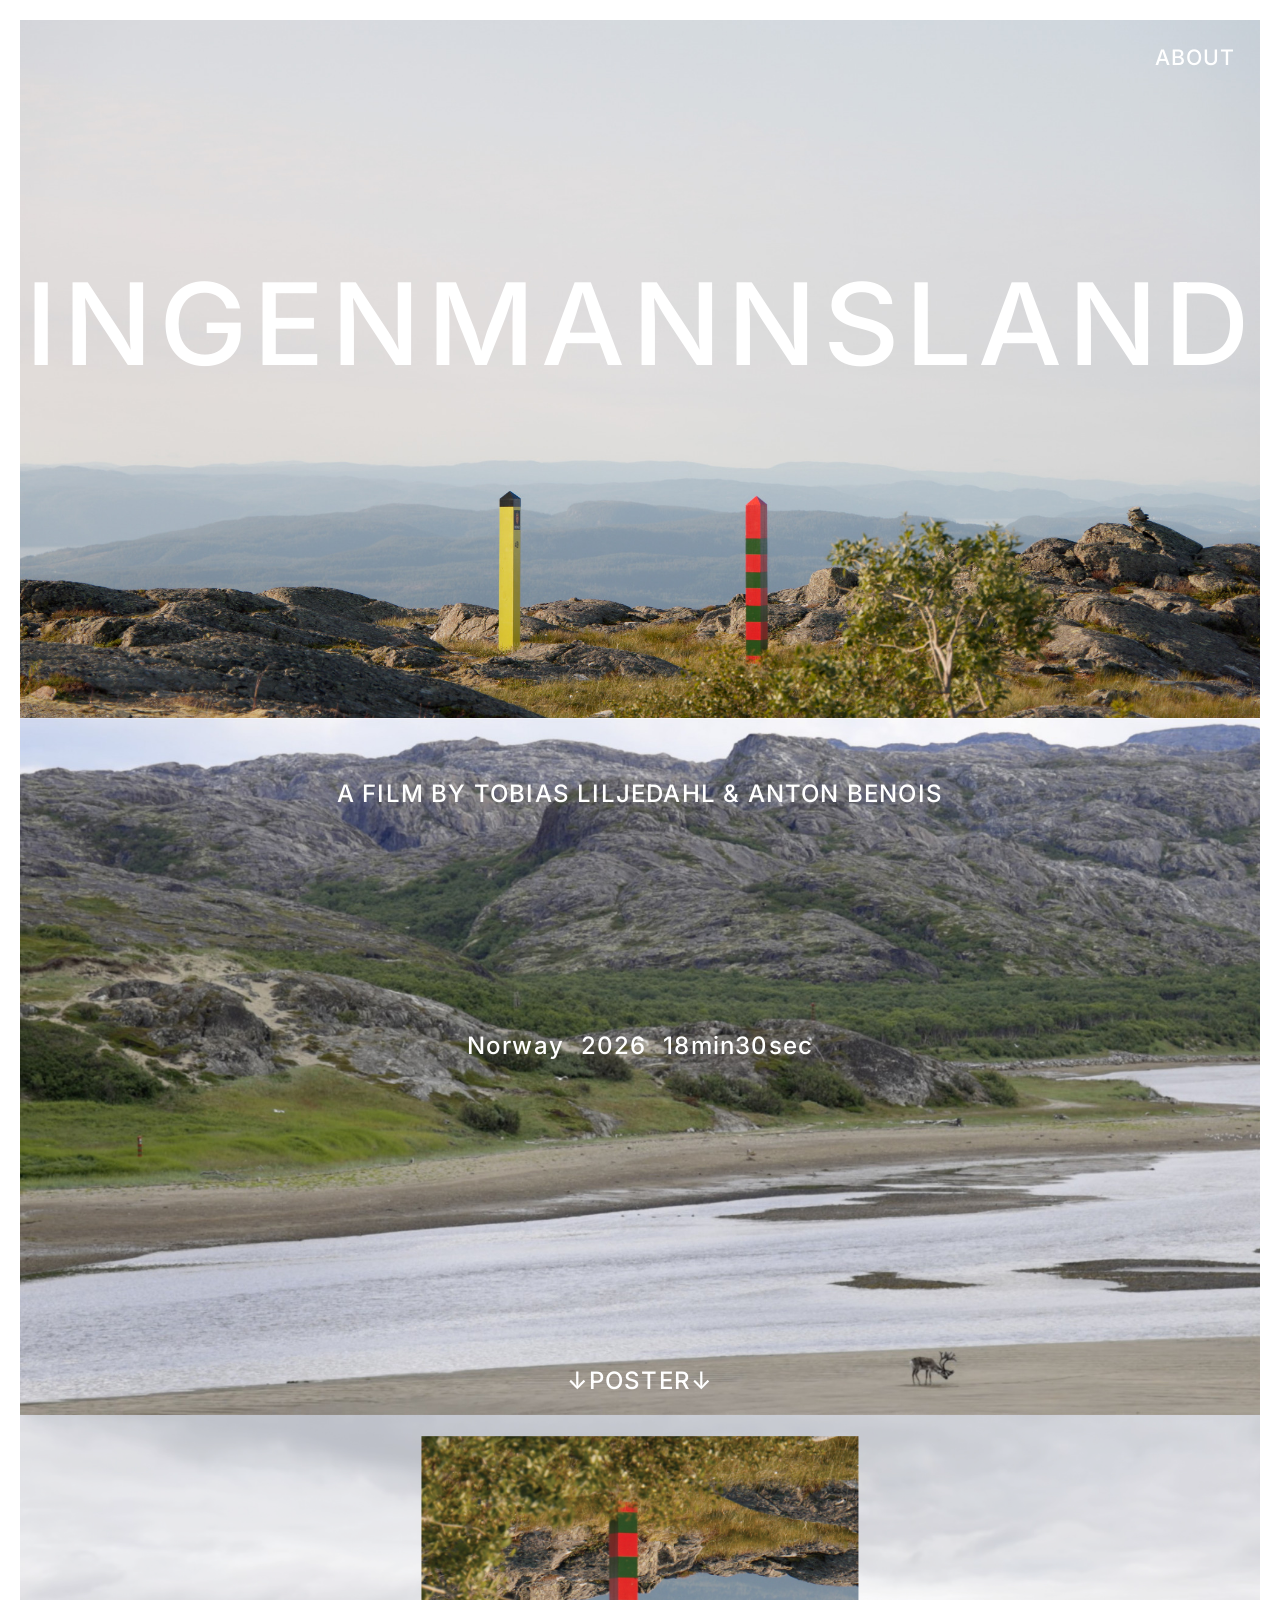
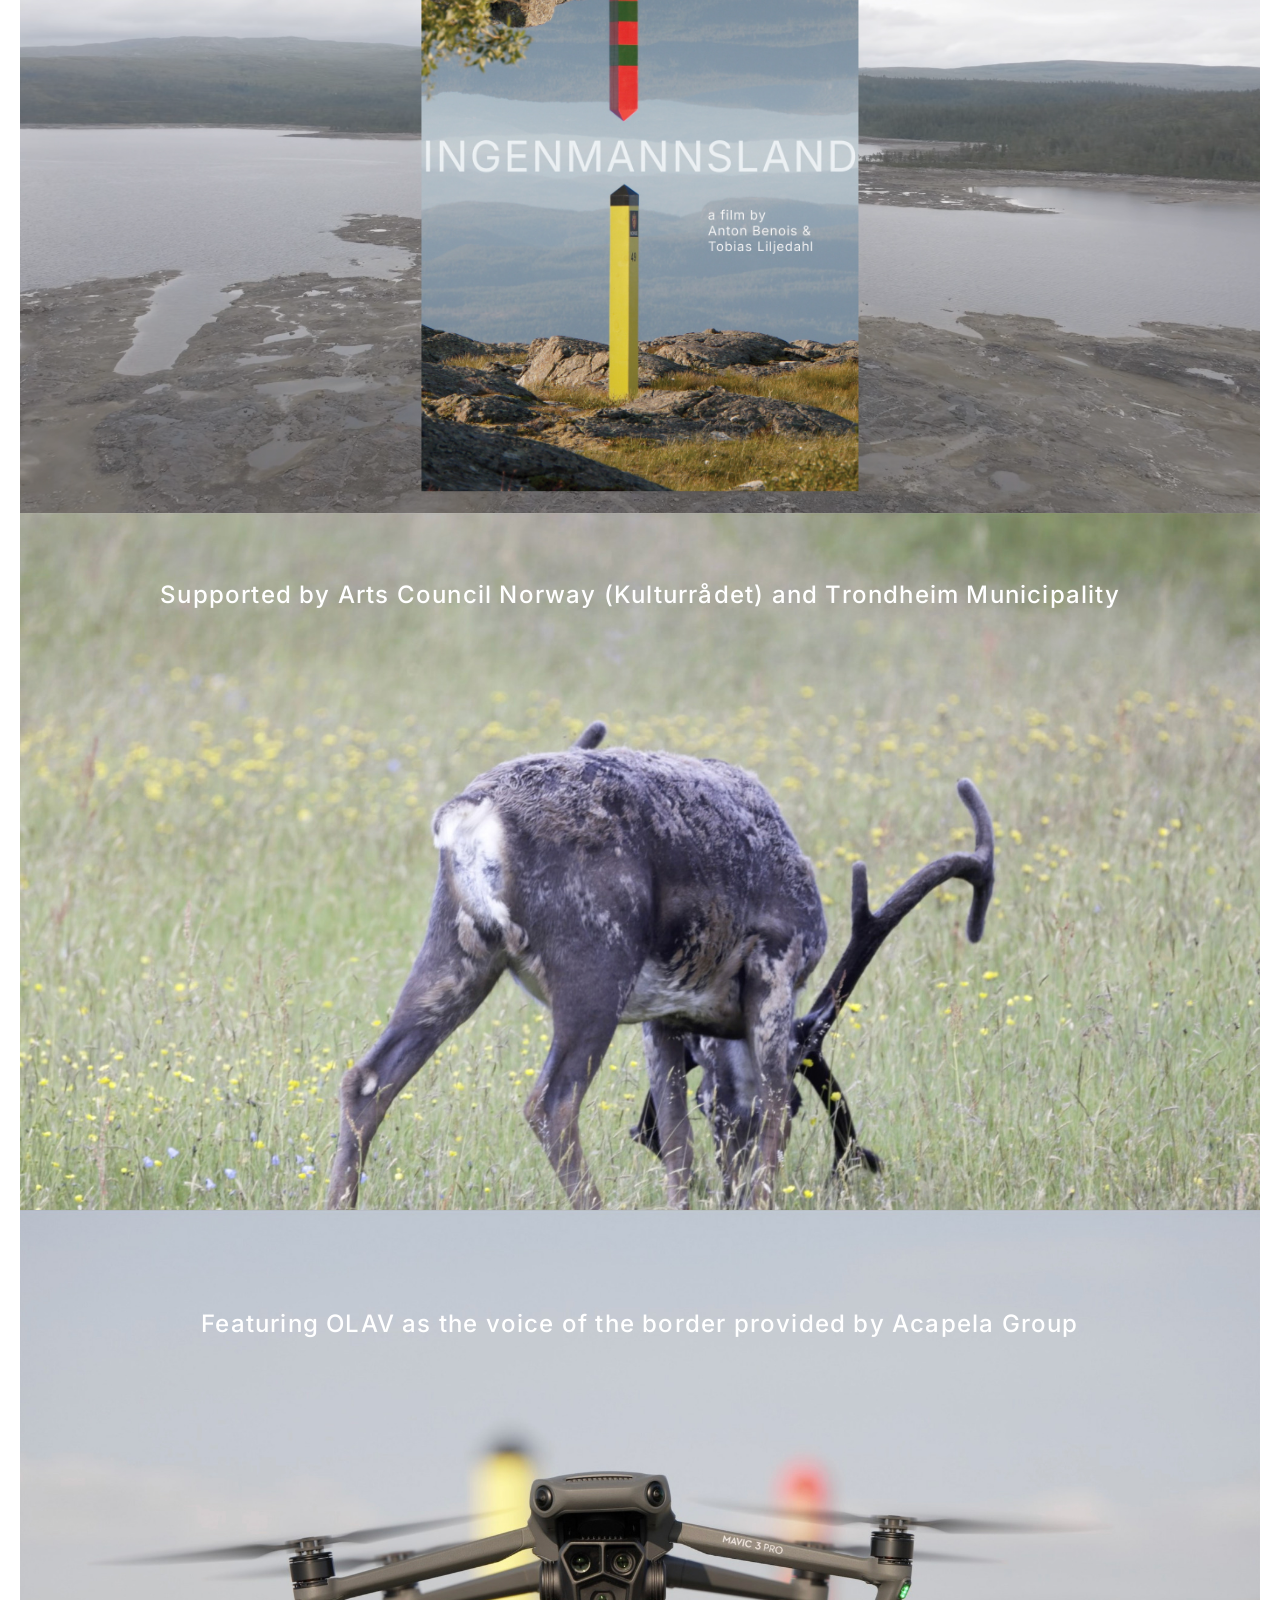
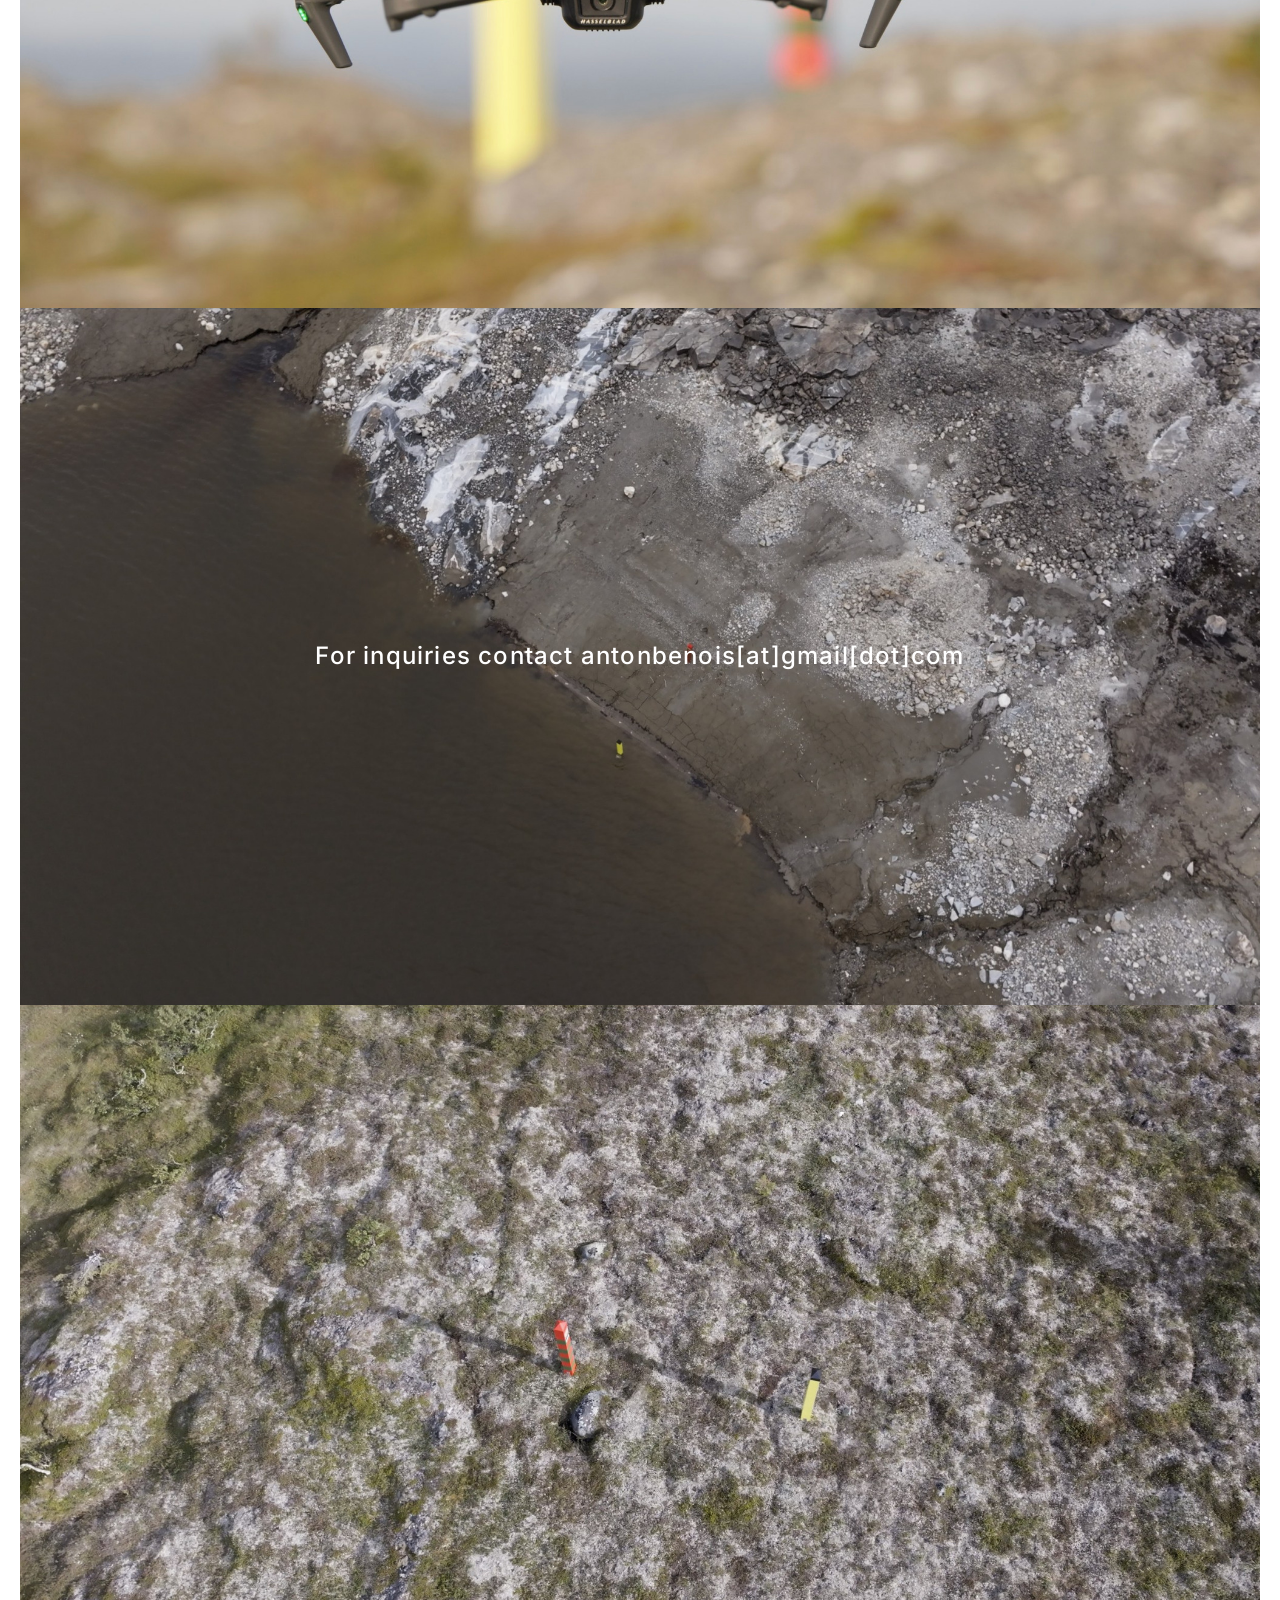
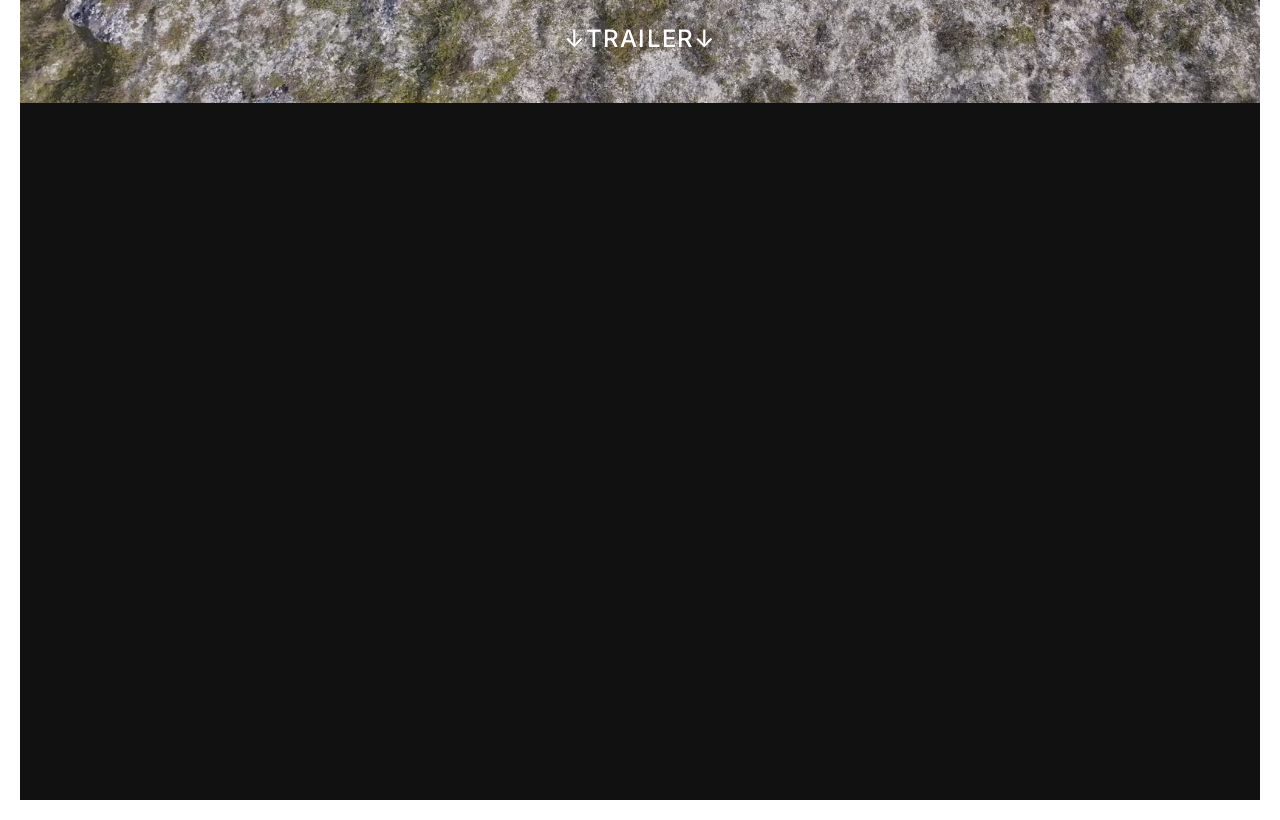
<file: index.html>
<!doctype html>
<html lang="en">
<head>
  <meta charset="utf-8">
  <meta name="viewport" content="width=device-width, initial-scale=1">
  <meta name="theme-color" content="#ffffff">
  <meta name="description" content="Ingenmannsland — a film by Tobias Liljedahl and Anton Benois. Norway, 2026, 18 min 30 sec.">
  <title>Ingenmannsland — A Film by Tobias Liljedahl & Anton Benois</title>
  <link rel="preconnect" href="https://fonts.googleapis.com">
  <link rel="preconnect" href="https://fonts.gstatic.com" crossorigin>
  <link href="https://fonts.googleapis.com/css2?family=Inter:opsz,wght@18,500&display=swap" rel="stylesheet">
  <link rel="stylesheet" href="style.css?v=6.1">
  <script>
    // Diagnostic is only shown if an image fails to load on GitHub Pages.
    window.addEventListener('error', function(event) {
      const el = event.target;
      if (!el || el.tagName !== 'IMG') return;
      const filename = (el.getAttribute('src') || '').split('/').pop();
      if (el.dataset.triedFallback !== 'yes') {
        el.dataset.triedFallback = 'yes';
        el.src = './images/' + filename;
        return;
      }
      let warning = document.getElementById('image-load-warning');
      if (!warning) {
        warning = document.createElement('div');
        warning.id = 'image-load-warning';
        warning.style.cssText = 'position:fixed;left:12px;right:12px;top:12px;z-index:9999;padding:14px;background:#fff;color:#b00020;border:2px solid #b00020;font:14px Arial,sans-serif;text-align:left';
        warning.textContent = 'IMAGE LOAD ERROR: Unable to load ' + filename + '. Check the exact filename and directory in GitHub.';
        document.body.appendChild(warning);
      }
    }, true);
  </script>
</head>
<body>
  <main class="film-scroll" aria-label="Ingenmannsland — film website">
    <section class="panel panel-hero" aria-label="Ingenmannsland">
      <img class="scene" src="./01-border.jpg" alt="Yellow and red-green border posts on a rocky landscape overlooking distant mountains" fetchpriority="high">
      <h1 class="overlay title">INGENMANNSLAND</h1>
      <a class="hero-about-link" href="about.html" aria-label="Read about the film and directors">ABOUT</a>
    </section>
    <section class="panel panel-creators" aria-label="Film credits">
      <img class="scene" src="./02-landscape.jpg" alt="A wide mountain landscape and shoreline, with a reindeer in the foreground">
      <p class="overlay creator-line">A FILM BY TOBIAS LILJEDAHL &amp; ANTON BENOIS</p>
      <p class="overlay metadata"><span>Norway</span><span>2026</span><span>18min30sec</span></p>
      <p class="overlay poster-label">↓POSTER↓</p>
    </section>
    <section class="panel panel-poster" aria-label="Ingenmannsland film poster">
      <img class="scene" src="./07-lake.jpg" alt="Wide aerial view of a northern Norwegian lake and rocky shoreline">
      <a class="poster-link" href="./poster.jpg" target="_blank" rel="noopener" aria-label="Open the original Ingenmannsland poster JPEG in a new tab">
        <img class="poster-art" src="./poster.jpg" alt="Ingenmannsland film poster showing inverted red-and-green and upright yellow border markers">
      </a>
    </section>
    <section class="panel panel-support" aria-label="Funding acknowledgement">
      <img class="scene" src="./03-reindeer.jpg" alt="A reindeer grazing among flowers">
      <p class="overlay supporting">Supported by Arts Council Norway (Kulturrådet) and Trondheim Municipality</p>
    </section>
    <section class="panel panel-voice" aria-label="Voice credit">
      <img class="scene" src="./04-drone.jpg" alt="Drone in flight with blurred border markers behind it">
      <p class="overlay voice">Featuring OLAV as the voice of the border provided by Acapela Group</p>
    </section>
    <section class="panel panel-contact" aria-label="Contact">
      <img class="scene" src="./05-coast.jpg" alt="Aerial view of a rocky shoreline, a grey sea and two distant border posts">
      <p class="overlay contact">For inquiries contact antonbenois[at]gmail[dot]com</p>
    </section>
    <section class="panel panel-aerial" aria-label="Overhead border landscape">
      <img class="scene" src="./06-aerial.jpg" alt="Overhead view of two border posts separated across rocky ground">
      <p class="overlay trailer-label">↓TRAILER↓</p>
    </section>
    <section class="trailer" id="trailer" aria-label="Ingenmannsland trailer">
      <iframe
         src="https://player.vimeo.com/video/1244837975?h=d4dbf0d94b&amp;title=0&amp;byline=0&amp;portrait=0"
         title="Ingenmannsland — trailer"
        
         allow="autoplay; fullscreen; picture-in-picture"
         allowfullscreen>
      </iframe>
    </section>
  </main>
  <script>
    // First test: Opera desktop uses our directly hosted H.264 trailer.
    // Every other browser keeps the unchanged, already-tested Vimeo embed.
    // No browser is asked to download the MP4 unless this check matches.
    (() => {
      const isOpera = /(?:\bOPR\/|\bOpera(?:\/| ))/i.test(navigator.userAgent);
      if (!isOpera) return;
      const trailer = document.querySelector('.trailer');
      if (!trailer) return;
      const video = document.createElement('video');
      video.controls = true;
      video.preload = 'metadata';
      video.playsInline = true;
      video.poster = './01-border.jpg';
      video.setAttribute('aria-label', 'Ingenmannsland 60-second trailer');
      video.style.cssText = 'width:100%;height:100%;display:block;object-fit:contain;background:#000;';
      video.src = './Ingenmannsland_trailer_60s.mp4';
      video.addEventListener('error', () => {
        video.style.display = 'none';
        const message = document.createElement('div');
        message.style.cssText = 'position:absolute;inset:0;display:flex;align-items:center;justify-content:center;padding:24px;color:white;font:16px Arial,sans-serif;text-align:center;';
        message.textContent = 'Trailer unavailable: check that Ingenmannsland_trailer_60s.mp4 was uploaded to the repository root.';
        trailer.appendChild(message);
      });
      trailer.replaceChildren(video);
    })();
  </script>
  <script>
    // Match the artwork's 1920px-wide InDesign title setting (176pt Inter,
    // tracking +50), then adjust ONLY horizontal scale so the lettering
    // reaches 5 CSS pixels from each side of the photograph at every screen width.
    (() => {
      const panel = document.querySelector('.panel-hero');
      const title = document.querySelector('.title');
      if (!panel || !title) return;
      function fitTitle() {
        const width = panel.clientWidth;
        if (!width) return;
        title.style.fontSize = (176 * width / 1920) + 'px';
        title.style.setProperty('--title-scale', '1');
        const natural = title.getBoundingClientRect().width;
        title.style.setProperty('--title-scale', String(Math.max(0, width - 10) / natural));
      }
      const observer = new ResizeObserver(fitTitle);
      observer.observe(panel);
      if (document.fonts && document.fonts.ready) document.fonts.ready.then(fitTitle);
      window.addEventListener('load', fitTitle);
    })();
  </script>
</body>
</html>
</file>
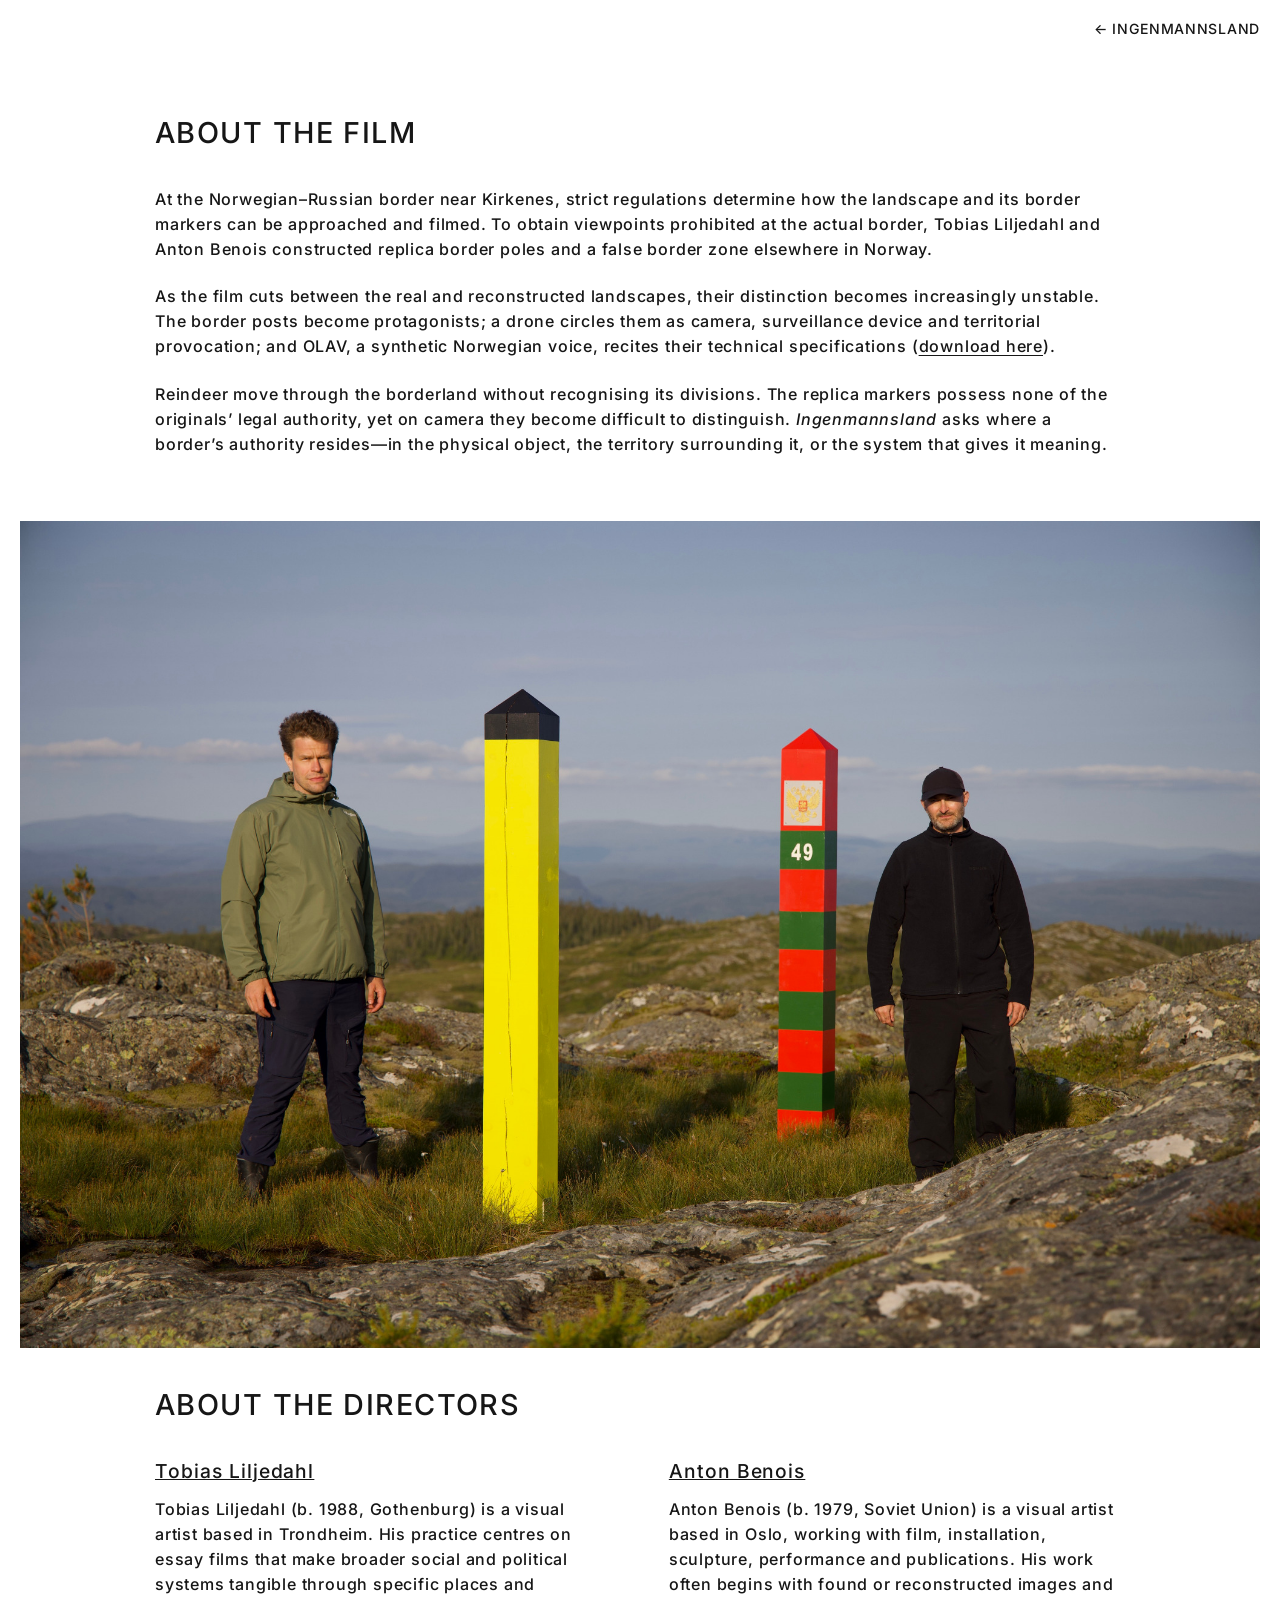
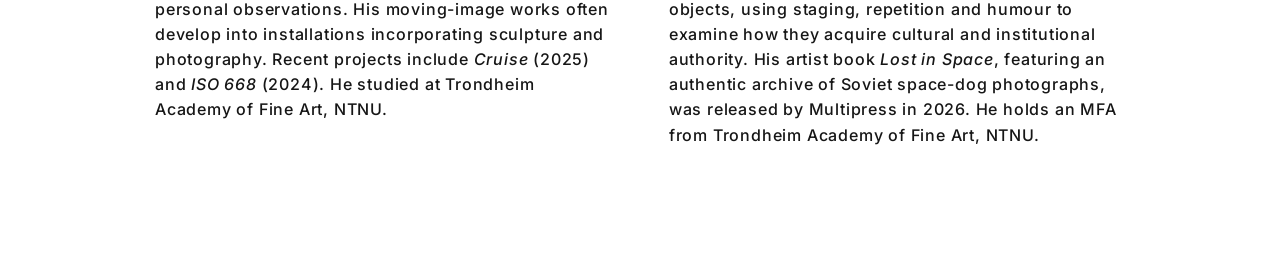
<file: about.html>
<!doctype html>
<html lang="en">
<head>
  <meta charset="utf-8">
  <meta name="viewport" content="width=device-width, initial-scale=1">
  <meta name="theme-color" content="#ffffff">
  <meta name="description" content="About Ingenmannsland, a 2026 film by Tobias Liljedahl and Anton Benois, and the artists behind it.">
  <title>About — Ingenmannsland</title>
  <link rel="preconnect" href="https://fonts.googleapis.com">
  <link rel="preconnect" href="https://fonts.gstatic.com" crossorigin>
  <link href="https://fonts.googleapis.com/css2?family=Inter:opsz,wght@18,500&display=swap" rel="stylesheet">
  <link rel="stylesheet" href="style.css?v=6">
</head>
<body class="about-page">
  <main class="about-shell">
    <header class="about-header">
      <a class="about-home-link" href="index.html" aria-label="Return to Ingenmannsland home">← INGENMANNSLAND</a>
    </header>

    <section class="about-copy about-intro" aria-labelledby="about-film-title">
      <h1 id="about-film-title">ABOUT THE FILM</h1>
      <p>At the Norwegian–Russian border near Kirkenes, strict regulations determine how the landscape and its border markers can be approached and filmed. To obtain viewpoints prohibited at the actual border, Tobias Liljedahl and Anton Benois constructed replica border poles and a false border zone elsewhere in Norway.</p>
      <p>As the film cuts between the real and reconstructed landscapes, their distinction becomes increasingly unstable. The border posts become protagonists; a drone circles them as camera, surveillance device and territorial provocation; and OLAV, a synthetic Norwegian voice, recites their technical specifications (<a class="document-link" href="Kravspesifikasjon_grensestolper.pdf" download="Vedlegg 1 - Kravspesifikasjon.pdf" type="application/pdf">download here</a>).</p>
      <p>Reindeer move through the borderland without recognising its divisions. The replica markers possess none of the originals’ legal authority, yet on camera they become difficult to distinguish. <em>Ingenmannsland</em> asks where a border’s authority resides—in the physical object, the territory surrounding it, or the system that gives it meaning.</p>
    </section>

    <figure class="about-photo">
      <img src="Ingenmannsland_Directors_AntonBenois_TobiasLiljedahl.jpg" alt="The two filmmakers standing on set beside yellow and red-and-green replica border markers in a rocky landscape" width="2048" height="1366">
    </figure>

    <section class="about-copy about-directors" aria-labelledby="about-directors-title">
      <h2 id="about-directors-title">ABOUT THE DIRECTORS</h2>
      <div class="about-bios">
        <div class="about-bio">
          <h3><a href="https://www.tobiasliljedahl.com/" target="_blank" rel="noopener noreferrer">Tobias Liljedahl</a></h3>
          <p>Tobias Liljedahl (b. 1988, Gothenburg) is a visual artist based in Trondheim. His practice centres on essay films that make broader social and political systems tangible through specific places and personal observations. His moving-image works often develop into installations incorporating sculpture and photography. Recent projects include <em>Cruise</em> (2025) and <em>ISO 668</em> (2024). He studied at Trondheim Academy of Fine Art, NTNU.</p>
        </div>
        <div class="about-bio">
          <h3><a href="https://antonbenois.com/" target="_blank" rel="noopener noreferrer">Anton Benois</a></h3>
          <p>Anton Benois (b. 1979, Soviet Union) is a visual artist based in Oslo, working with film, installation, sculpture, performance and publications. His work often begins with found or reconstructed images and objects, using staging, repetition and humour to examine how they acquire cultural and institutional authority. His artist book <em>Lost in Space</em>, featuring an authentic archive of Soviet space-dog photographs, was released by Multipress in 2026. He holds an MFA from Trondheim Academy of Fine Art, NTNU.</p>
        </div>
      </div>
    </section>
  </main>
</body>
</html>
</file>
<file: style.css>
/* Ingenmannsland — continuous scroll based on the published site. */
:root { --gutter: 20px; --text: #fff; }
* { box-sizing: border-box; }
html { background: #fff; scroll-behavior: smooth; }
body { margin: 0; color: var(--text); background: #fff;
  font-family: 'Inter', Arial, Helvetica, sans-serif; font-weight: 500;
  font-optical-sizing: none; -webkit-font-smoothing: antialiased; }
.film-scroll { width: 100%; padding: var(--gutter); }
.panel { position: relative; width: 100%; aspect-ratio: 16/9; margin: 0; overflow: hidden; isolation: isolate; }
.scene { display: block; width: 100%; height: 100%; object-fit: cover; }
.overlay { position: absolute; z-index: 1; margin: 0; color: #fff;
  font-weight: 500; line-height: 1.12; letter-spacing: 0.05em; text-align: center;
  text-shadow: none; }
.title { top: 33.9%; left: 50%; width: max-content; max-width: none;
  font-size: 9.1667vw; line-height: 1.2; letter-spacing: 0.05em;
  white-space: nowrap; transform-origin: center;
  transform: translateX(-50%) scaleX(var(--title-scale, 1)); }
.creator-line { top: 9.1%; left: 3%; width: 94%; font-size: clamp(13px, 1.875vw, 36px); }
.metadata { top: 45.2%; left: 0; width: 100%; display: flex; justify-content: center; align-items: center;
  gap: clamp(10px, 1.3vw, 25px); font-size: clamp(13px, 1.875vw, 36px); }
.supporting { top: 10%; left: 3%; width: 94%; font-size: clamp(13px, 1.875vw, 36px); }
.voice { top: 14.5%; left: 3%; width: 94%; font-size: clamp(13px, 1.875vw, 36px); }
.contact { top: 50%; left: 3%; width: 94%; font-size: clamp(13px, 1.875vw, 36px); transform: translateY(-50%); }
.trailer-label { left: 50%; bottom: 50px; width: max-content; font-size: clamp(13px, 1.875vw, 36px); transform: translateX(-50%); }
/* Poster insertion: photographic lake background is 75% opaque; full-resolution poster is untouched. */
.poster-label { left: 50%; bottom: 20px; width: max-content;
  font-size: clamp(13px, 1.875vw, 36px); transform: translateX(-50%); }
.panel-poster { background: #fff; }
.panel-poster > .scene { opacity: .75; }
.poster-link { position: absolute; z-index: 2; top: 50%; left: 50%; height: 94%;
  aspect-ratio: 2/3; display: block; transform: translate(-50%, -50%);
  text-decoration: none; cursor: zoom-in; }
.poster-art { display: block; height: 100%; width: 100%; object-fit: contain;
  border: 0; box-shadow: none; }
.trailer { position: relative; width: 100%; aspect-ratio: 16/9; background: #111;
  overflow: hidden; }
.trailer iframe { width: 100%; height: 100%; display: block; border: 0; }
@media (max-width: 700px) {
  :root { --gutter: 12px; }
  .title { top: 33.9%; }
  .creator-line, .metadata, .supporting, .voice, .contact, .trailer-label, .poster-label {
    font-size: clamp(11px, 2.5vw, 17px); }
  .creator-line { top: 9%; }
  .metadata { gap: 1.8vw; top: 43%; }
  .supporting { top: 9%; }
  .voice { top: 13%; }
  .contact { top: 50%; }
  .trailer-label { bottom: 28px; }
  .poster-label { bottom: 20px; }
}
@media (max-width: 440px) {
  .supporting, .voice { max-width: 94%; }
  .metadata { font-size: 10px; }
}

/* V6 — single additional ABOUT page. All existing front-page styles retained. */
.hero-about-link {
  position: absolute;
  z-index: 3;
  top: 25px;
  right: 25px;
  color: #fff;
  font-family: 'Inter', Arial, Helvetica, sans-serif;
  font-weight: 500;
  font-optical-sizing: none;
  font-size: 21.33px; /* 16pt at 96 CSS px/inch */
  letter-spacing: .05em;
  line-height: 1.15;
  text-decoration: none;
}
.hero-about-link:hover, .hero-about-link:focus-visible { text-decoration: underline; text-underline-offset: 4px; }
@media (max-width: 700px) { .hero-about-link { font-size: clamp(13px, 3vw, 21.33px); } }

/* About page */
body.about-page { color: #161616; background: #fff; }
.about-shell { padding: var(--gutter); width: 100%; }
.about-header { display: flex; justify-content: flex-end; align-items: flex-start; min-height: 26px; }
.about-home-link { color: #161616; text-decoration: none; font-size: clamp(13px, 1.1vw, 17px); letter-spacing: .05em; line-height: 1.3; }
.about-home-link:hover, .about-home-link:focus-visible { text-decoration: underline; text-underline-offset: 4px; }
.about-copy { max-width: 970px; margin-left: auto; margin-right: auto; }
.about-intro { padding-top: clamp(38px, 5.5vw, 90px); padding-bottom: clamp(48px, 5vw, 76px); }
.about-page h1, .about-page h2, .about-page h3 { font-weight: 500; letter-spacing: .05em; }
.about-page h1, .about-page h2 { font-size: clamp(23px, 2.25vw, 35px); line-height: 1.2; margin: 0 0 36px; }
.about-page h3 { font-size: clamp(19px, 1.5vw, 25px); line-height: 1.25; margin: 0 0 14px; }
.about-page p { font-size: clamp(16px, 1.22vw, 20px); line-height: 1.57; letter-spacing: .05em; margin: 0 0 22px; }
.about-page p:last-child { margin-bottom: 0; }
.about-page a { color: inherit; }
.about-page .document-link { text-underline-offset: 3px; }
.about-photo { margin: 0; width: 100%; }
.about-photo img { display: block; width: 100%; height: auto; }
.about-directors { padding-top: 40px; padding-bottom: clamp(80px, 7vw, 130px); }
.about-bios { display: grid; grid-template-columns: repeat(2, minmax(0, 1fr)); gap: clamp(30px, 4.5vw, 84px); }
.about-bio p { margin-bottom: 0; }
@media (max-width: 700px) {
  .about-intro { padding-top: 40px; padding-bottom: 48px; }
  .about-directors { padding-top: 40px; }
  .about-bios { grid-template-columns: 1fr; gap: 38px; }
  .about-page h1, .about-page h2 { margin-bottom: 25px; }
}
</file>
